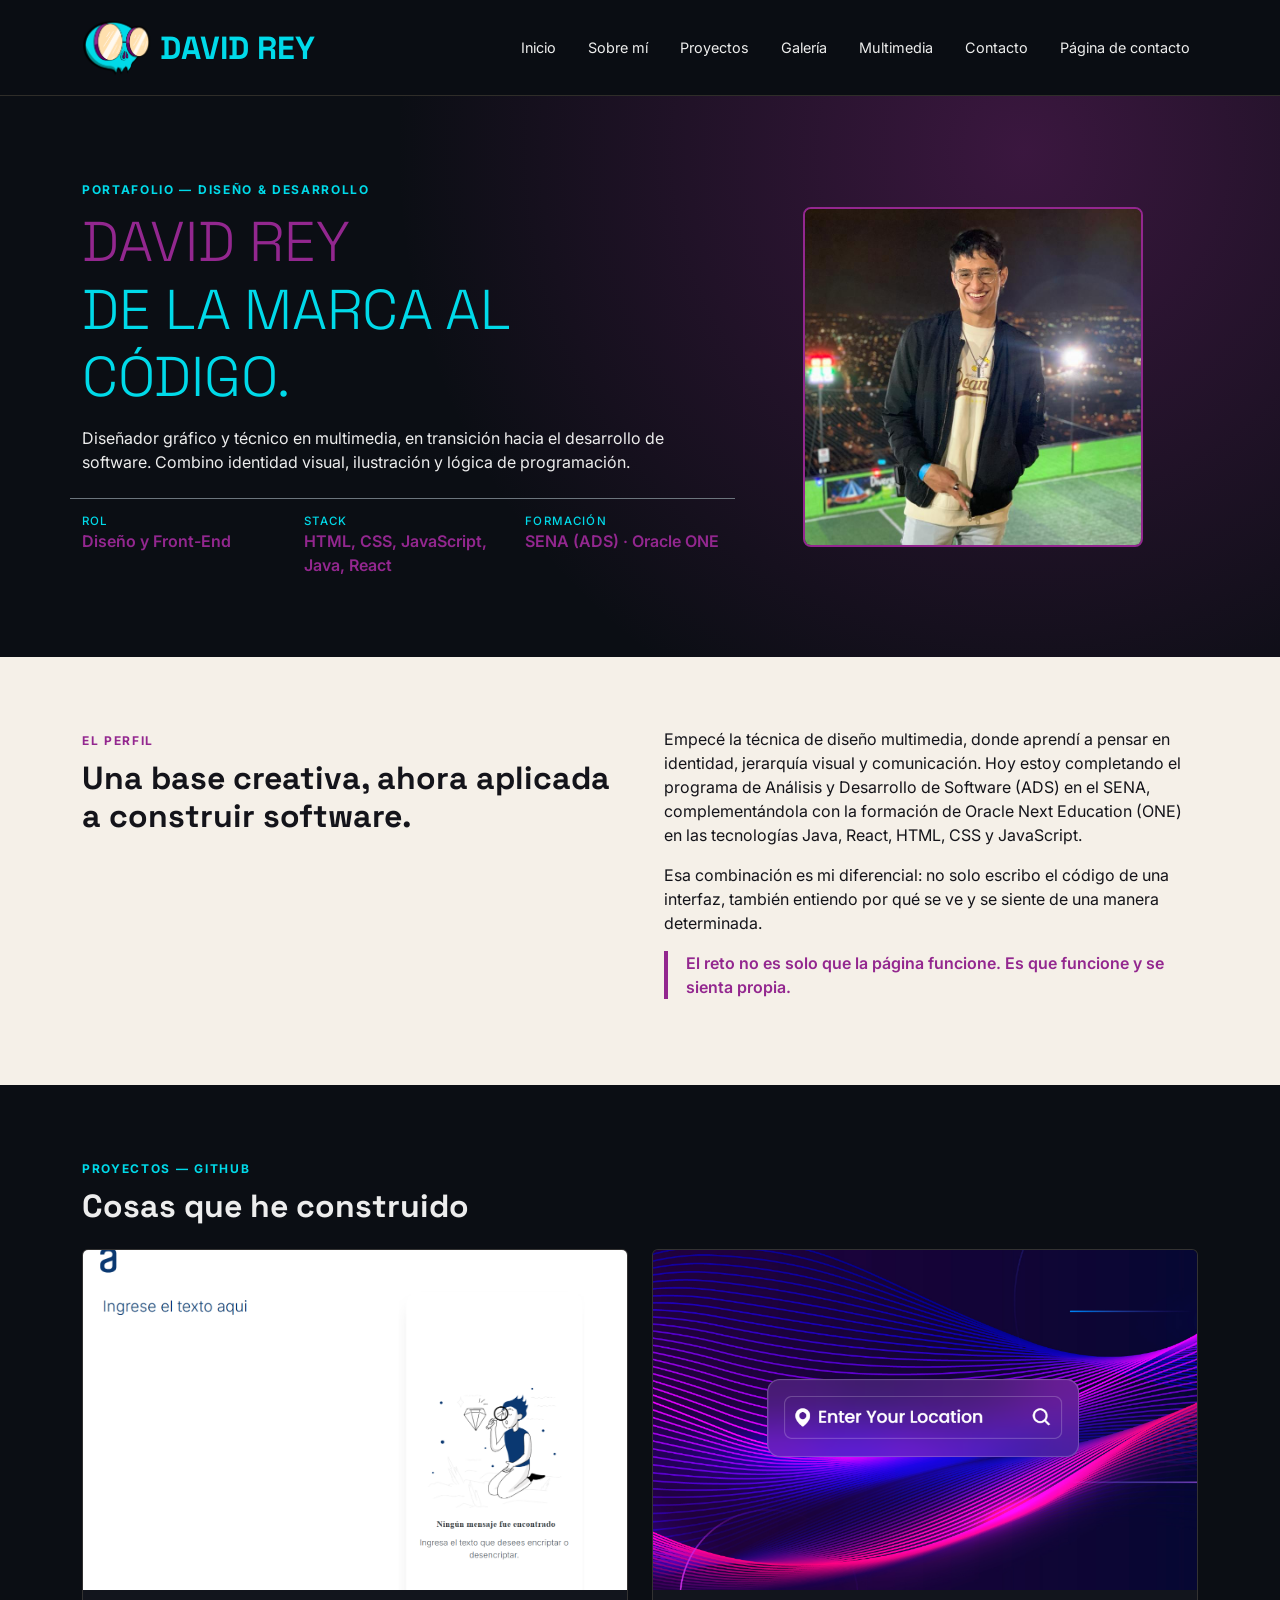
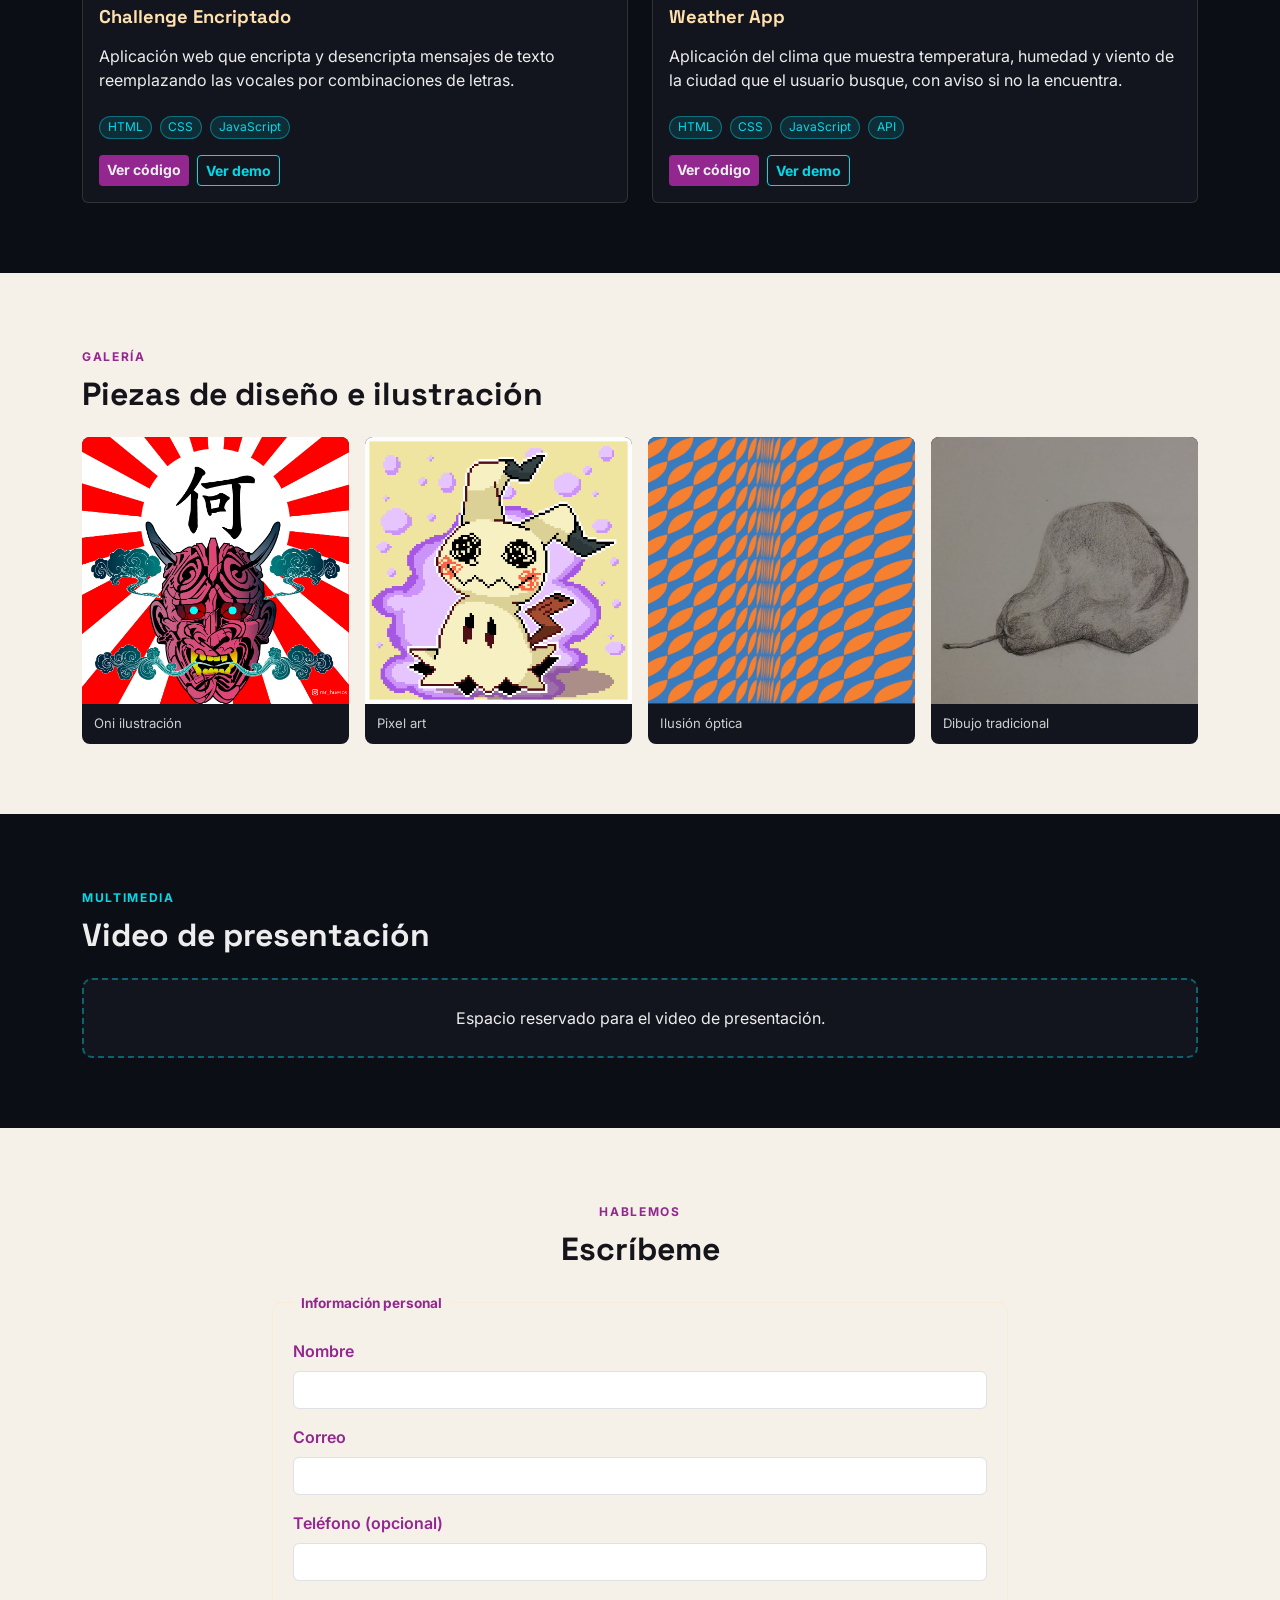
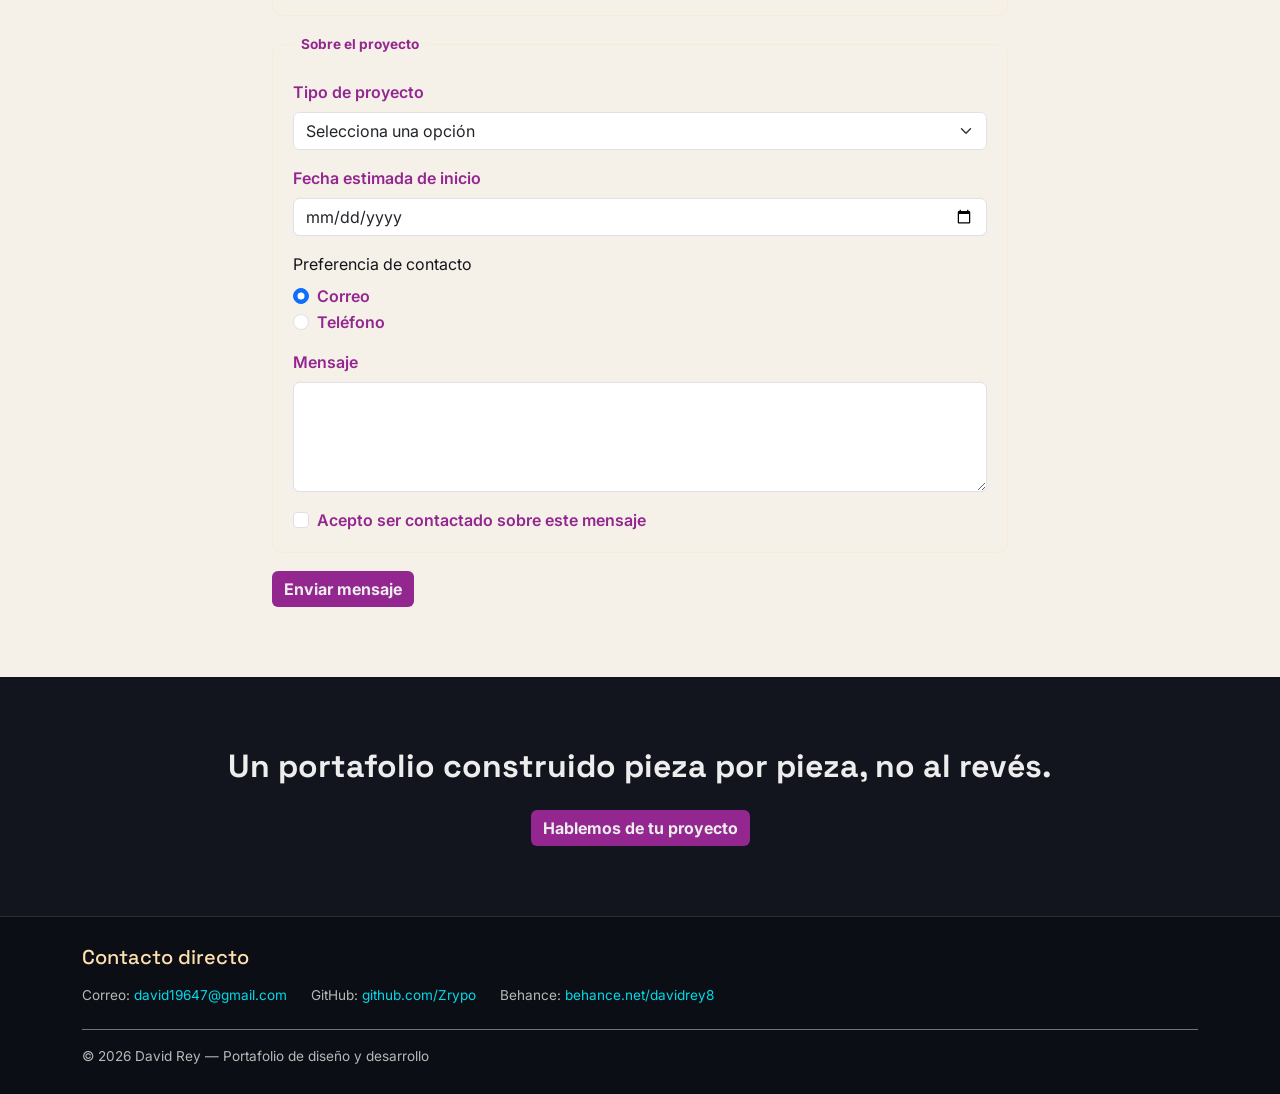
<file: index.html>
<!DOCTYPE html>
<html lang="es">
<head>

    <meta charset="UTF-8">

    <meta
        name="viewport"
        content="width=device-width, initial-scale=1.0"
    >

    <title>David Rey — Portafolio</title>

    <!-- Tipografías de Google (necesitan internet; sin conexión se usa Arial) -->
    <link href="https://fonts.googleapis.com/css2?family=Inter:wght@400;600;700&family=Space+Grotesk:wght@700&display=swap" rel="stylesheet">

    <!-- 1. Bootstrap (guardado en la carpeta css, funciona sin internet) -->
    <link rel="stylesheet" href="css/bootstrap.min.css">
    <!-- 2. Nuestros estilos (van después para poder cambiar los colores de Bootstrap) -->
    <link rel="stylesheet" href="css/estilos.css">
</head>
<body>

    <!-- ===== ENCABEZADO Y NAVEGACIÓN ===== -->
    <header class="encabezado sticky-top">
        <!-- navbar-expand-lg: desde 992px el menú se ve completo; en pantallas más chicas se esconde detrás del botón -->
        <nav class="navbar navbar-expand-lg navegacion" data-bs-theme="dark">
            <div class="container">

                <a class="navbar-brand d-flex align-items-center gap-2 m-0" href="#inicio">
                    <img class="logito" src="imagenes/logo.png" alt="Logo de David Rey">
                    <span class="logo">DAVID<span> REY</span></span>
                </a>

                <!-- Botón de las 3 rayitas: solo aparece en celular y tablet -->
                <button class="boton-menu navbar-toggler" type="button"
                        data-bs-toggle="collapse" data-bs-target="#menu-principal"
                        aria-controls="menu-principal" aria-expanded="false" aria-label="Abrir menú">
                    <span class="navbar-toggler-icon"></span>
                </button>

                <!-- Menú: se despliega al tocar el botón (collapse); en pantalla grande se ve siempre -->
                <div class="collapse navbar-collapse" id="menu-principal">
                    <ul class="navbar-nav ms-auto gap-lg-3">
                        <li class="nav-item"><a class="nav-link enlace" href="#inicio">Inicio</a></li>
                        <li class="nav-item"><a class="nav-link enlace" href="#sobre-mi">Sobre mí</a></li>
                        <li class="nav-item"><a class="nav-link enlace" href="#proyectos">Proyectos</a></li>
                        <li class="nav-item"><a class="nav-link enlace" href="#galeria">Galería</a></li>
                        <li class="nav-item"><a class="nav-link enlace" href="#multimedia">Multimedia</a></li>
                        <li class="nav-item"><a class="nav-link enlace" href="#contacto">Contacto</a></li>
                        <li class="nav-item"><a class="nav-link enlace" href="paginas/contacto.html">Página de contacto</a></li>
                    </ul>
                </div>

            </div>
        </nav>
    </header>

    <main>

        <!-- ===== INICIO ===== -->
        <!-- row = fila | col-md-7 y col-md-5 = 7 y 5 de 12 columnas en pantallas medianas; en celular se apilan -->
        <section class="inicio" id="inicio">
            <div class="container">
                <div class="row align-items-center g-4">
                    <div class="col-md-7">
                        <span class="etiqueta">PORTAFOLIO — DISEÑO &amp; DESARROLLO</span>
                        <h1 class="display-4 mt-2">David Rey<em>De la marca al código.</em></h1>
                        <p class="mt-3">
                            Diseñador gráfico y técnico en multimedia, en transición hacia el desarrollo
                            de software. Combino identidad visual, ilustración y lógica de programación.
                        </p>

                        <div class="row mt-4 pt-3 border-top border-secondary">
                            <div class="col-sm-4">
                                <h4 class="dato-titulo">ROL</h4>
                                <p class="dato-valor">Diseño y Front-End</p>
                            </div>
                            <div class="col-sm-4">
                                <h4 class="dato-titulo">STACK</h4>
                                <p class="dato-valor">HTML, CSS, JavaScript, Java, React</p>
                            </div>
                            <div class="col-sm-4">
                                <h4 class="dato-titulo">FORMACIÓN</h4>
                                <p class="dato-valor">SENA (ADS) · Oracle ONE</p>
                            </div>
                        </div>
                    </div>

                    <div class="col-md-5">
                        <figure class="m-0">
                            <img class="foto-perfil img-fluid" src="imagenes/perfil.jpg" alt="Foto de David Rey">
                        </figure>
                    </div>
                </div>
            </div>
        </section>

        <!-- ===== SOBRE MÍ ===== -->
        <section class="seccion seccion-crema" id="sobre-mi">
            <div class="container">
                <div class="row g-5">
                    <div class="col-md-6">
                        <span class="etiqueta">EL PERFIL</span>
                        <h2 class="mt-2">Una base creativa, ahora aplicada a construir software.</h2>
                    </div>
                    <div class="col-md-6">
                        <p>
                            Empecé la técnica de diseño multimedia, donde aprendí a pensar en identidad,
                            jerarquía visual y comunicación. Hoy estoy completando el programa de Análisis
                            y Desarrollo de Software (ADS) en el SENA, complementándola con la formación de
                            Oracle Next Education (ONE) en las tecnologías Java, React, HTML, CSS y JavaScript.
                        </p>
                        <p>
                            Esa combinación es mi diferencial: no solo escribo el código de una interfaz,
                            también entiendo por qué se ve y se siente de una manera determinada.
                        </p>
                        <p class="cita">
                            El reto no es solo que la página funcione. Es que funcione y se sienta propia.
                        </p>
                    </div>
                </div>
            </div>
        </section>

        <!-- ===== PROYECTOS ===== -->
        <!-- row-cols-md-2 = 2 tarjetas por fila en pantallas medianas | h-100 = misma altura -->
        <section class="seccion" id="proyectos">
            <div class="container">
                <span class="etiqueta">PROYECTOS — GITHUB</span>
                <h2 class="mt-2 mb-4">Cosas que he construido</h2>

                <div class="row row-cols-1 row-cols-md-2 g-4">

                    <div class="col">
                        <article class="tarjeta card h-100">
                            <img class="card-img-top" src="imagenes/proyecto-encriptador.png" alt="Captura de Challenge Encriptado">
                            <div class="card-body d-flex flex-column gap-2">
                                <h3>Challenge Encriptado</h3>
                                <p>
                                    Aplicación web que encripta y desencripta mensajes de texto
                                    reemplazando las vocales por combinaciones de letras.
                                </p>
                                <div class="d-flex flex-wrap gap-2">
                                    <span class="etiqueta-tecnologia badge rounded-pill">HTML</span>
                                    <span class="etiqueta-tecnologia badge rounded-pill">CSS</span>
                                    <span class="etiqueta-tecnologia badge rounded-pill">JavaScript</span>
                                </div>
                                <div class="mt-auto pt-2 d-flex gap-2">
                                    <a class="boton-primario btn btn-sm" href="https://github.com/Zrypo/challenge-encriptado" target="_blank" rel="noopener">Ver código</a>
                                    <a class="boton-secundario btn btn-sm" href="https://zrypo.github.io/challenge-encriptado/" target="_blank" rel="noopener">Ver demo</a>
                                </div>
                            </div>
                        </article>
                    </div>

                    <div class="col">
                        <article class="tarjeta card h-100">
                            <img class="card-img-top" src="imagenes/proyecto-clima.png" alt="Captura de Weather App">
                            <div class="card-body d-flex flex-column gap-2">
                                <h3>Weather App</h3>
                                <p>
                                    Aplicación del clima que muestra temperatura, humedad y viento de
                                    la ciudad que el usuario busque, con aviso si no la encuentra.
                                </p>
                                <div class="d-flex flex-wrap gap-2">
                                    <span class="etiqueta-tecnologia badge rounded-pill">HTML</span>
                                    <span class="etiqueta-tecnologia badge rounded-pill">CSS</span>
                                    <span class="etiqueta-tecnologia badge rounded-pill">JavaScript</span>
                                    <span class="etiqueta-tecnologia badge rounded-pill">API</span>
                                </div>
                                <div class="mt-auto pt-2 d-flex gap-2">
                                    <a class="boton-primario btn btn-sm" href="https://github.com/Zrypo/Whather-app" target="_blank" rel="noopener">Ver código</a>
                                    <a class="boton-secundario btn btn-sm" href="https://zrypo.github.io/Whather-app/" target="_blank" rel="noopener">Ver demo</a>
                                </div>
                            </div>
                        </article>
                    </div>

                    <!-- Para agregar otro proyecto: copia un bloque <div class="col"> completo y cambia los datos -->

                </div>
            </div>
        </section>

        <!-- ===== GALERÍA ===== -->
        <!-- row-cols-2 = 2 imágenes por fila en celular | row-cols-md-4 = 4 por fila en pantallas medianas -->
        <section class="seccion seccion-crema" id="galeria">
            <div class="container">
                <span class="etiqueta">GALERÍA</span>
                <h2 class="mt-2 mb-4">Piezas de diseño e ilustración</h2>

                <!-- Reemplaza las 4 imágenes de /imagenes por tus piezas y edita el figcaption -->
                <div class="row row-cols-2 row-cols-md-4 g-3">
                    <div class="col">
                        <figure class="imagen-contenedor">
                            <img class="imagen img-fluid" src="imagenes/img1.jpg" alt="Pieza de diseño 1">
                            <figcaption>Oni ilustración</figcaption>
                        </figure>
                    </div>
                    <div class="col">
                        <figure class="imagen-contenedor">
                            <img class="imagen img-fluid" src="imagenes/img2.png" alt="Pieza de diseño 2">
                            <figcaption>Pixel art</figcaption>
                        </figure>
                    </div>
                    <div class="col">
                        <figure class="imagen-contenedor">
                            <img class="imagen img-fluid" src="imagenes/img3.png" alt="Pieza de diseño 3">
                            <figcaption>Ilusión óptica</figcaption>
                        </figure>
                    </div>
                    <div class="col">
                        <figure class="imagen-contenedor">
                            <img class="imagen img-fluid" src="imagenes/img4.jpg" alt="Pieza de diseño 4">
                            <figcaption>Dibujo tradicional</figcaption>
                        </figure>
                    </div>
                </div>
            </div>
        </section>

        <!-- ===== MULTIMEDIA ===== -->
        <section class="seccion" id="multimedia">
            <div class="container">
                <span class="etiqueta">MULTIMEDIA</span>
                <h2 class="mt-2 mb-4">Video de presentación</h2>

                <div class="marco-video">
                   <p class="m-0">Espacio reservado para el video de presentación.</p>
                </div>
            </div>
        </section>

        <!-- ===== CONTACTO ===== -->
        <section class="seccion seccion-crema" id="contacto">
            <div class="container">
                <div class="row justify-content-center">

                    <div class="col-md-10 col-lg-8">
                        <div class="text-center">
                            <span class="etiqueta">HABLEMOS</span>
                            <h2 class="mt-2 mb-4">Escríbeme</h2>
                        </div>

                        <!-- Formulario solo con HTML5 (sin JavaScript). form-control, form-label, form-select, form-check = clases de Bootstrap -->
                        <form class="formulario" action="#" method="post">

                            <fieldset>
                                <legend>Información personal</legend>

                                <div class="mb-3">
                                    <label class="form-label" for="nombre">Nombre</label>
                                    <input class="form-control" type="text" id="nombre" name="nombre" minlength="2" maxlength="60" required>
                                </div>

                                <div class="mb-3">
                                    <label class="form-label" for="correo">Correo</label>
                                    <input class="form-control" type="email" id="correo" name="correo" required>
                                </div>

                                <div class="mb-3">
                                    <label class="form-label" for="telefono">Teléfono (opcional)</label>
                                    <input class="form-control" type="tel" id="telefono" name="telefono" pattern="[0-9+ ]{7,15}">
                                </div>
                            </fieldset>

                            <fieldset>
                                <legend>Sobre el proyecto</legend>

                                <div class="mb-3">
                                    <label class="form-label" for="tipo-proyecto">Tipo de proyecto</label>
                                    <select class="form-select" id="tipo-proyecto" name="tipo-proyecto" required>
                                        <option value="">Selecciona una opción</option>
                                        <option value="diseno">Diseño de marca / ilustración</option>
                                        <option value="web">Desarrollo web</option>
                                        <option value="ambos">Diseño y desarrollo</option>
                                    </select>
                                </div>

                                <div class="mb-3">
                                    <label class="form-label" for="fecha-contacto">Fecha estimada de inicio</label>
                                    <input class="form-control" type="date" id="fecha-contacto" name="fecha-contacto">
                                </div>

                                <div class="mb-3">
                                    <span class="form-label d-block">Preferencia de contacto</span>
                                    <div class="form-check">
                                        <input class="form-check-input" type="radio" id="pref-correo" name="preferencia" value="correo" checked>
                                        <label class="form-check-label" for="pref-correo">Correo</label>
                                    </div>
                                    <div class="form-check">
                                        <input class="form-check-input" type="radio" id="pref-telefono" name="preferencia" value="telefono">
                                        <label class="form-check-label" for="pref-telefono">Teléfono</label>
                                    </div>
                                </div>

                                <div class="mb-3">
                                    <label class="form-label" for="mensaje">Mensaje</label>
                                    <textarea class="form-control" id="mensaje" name="mensaje" rows="4" minlength="10" maxlength="500" required></textarea>
                                </div>

                                <div class="form-check">
                                    <input class="form-check-input" type="checkbox" id="aceptacion" name="aceptacion" required>
                                    <label class="form-check-label" for="aceptacion">Acepto ser contactado sobre este mensaje</label>
                                </div>
                            </fieldset>

                            <button class="boton-primario btn" type="submit">Enviar mensaje</button>
                        </form>
                    </div>

                </div>
            </div>
        </section>

        <!-- ===== BANNER DE CIERRE ===== -->
        <section class="banner-cierre">
            <div class="container">
                <h2 class="mb-4">Un portafolio construido pieza por pieza, no al revés.</h2>
                <a class="boton-primario btn" href="#contacto">Hablemos de tu proyecto</a>
            </div>
        </section>

    </main>

    <!-- ===== PIE DE PÁGINA ===== -->
    <footer class="pie">
        <div class="container">
            <h3 class="h5 titulo-pie">Contacto directo</h3>
            <ul class="list-unstyled d-flex flex-wrap gap-2 gap-md-4 mt-3 mb-4">
                <li>Correo: <a href="mailto:david19647@gmail.com">david19647@gmail.com</a></li>
                <li>GitHub: <a href="https://github.com/Zrypo" target="_blank" rel="noopener">github.com/Zrypo</a></li>
                <li>Behance: <a href="https://www.behance.net/davidrey8" target="_blank" rel="noopener">behance.net/davidrey8</a></li>
            </ul>
            <p class="m-0 pt-3 border-top border-secondary">© 2026 David Rey — Portafolio de diseño y desarrollo</p>
        </div>
    </footer>

    <!-- JavaScript de Bootstrap: lo usa SOLO el menú desplegable. El formulario sigue siendo HTML5 puro. -->
    <script src="js/bootstrap.bundle.min.js"></script>
    <script src="js/menu.js"></script>

</body>
</html>
</file>
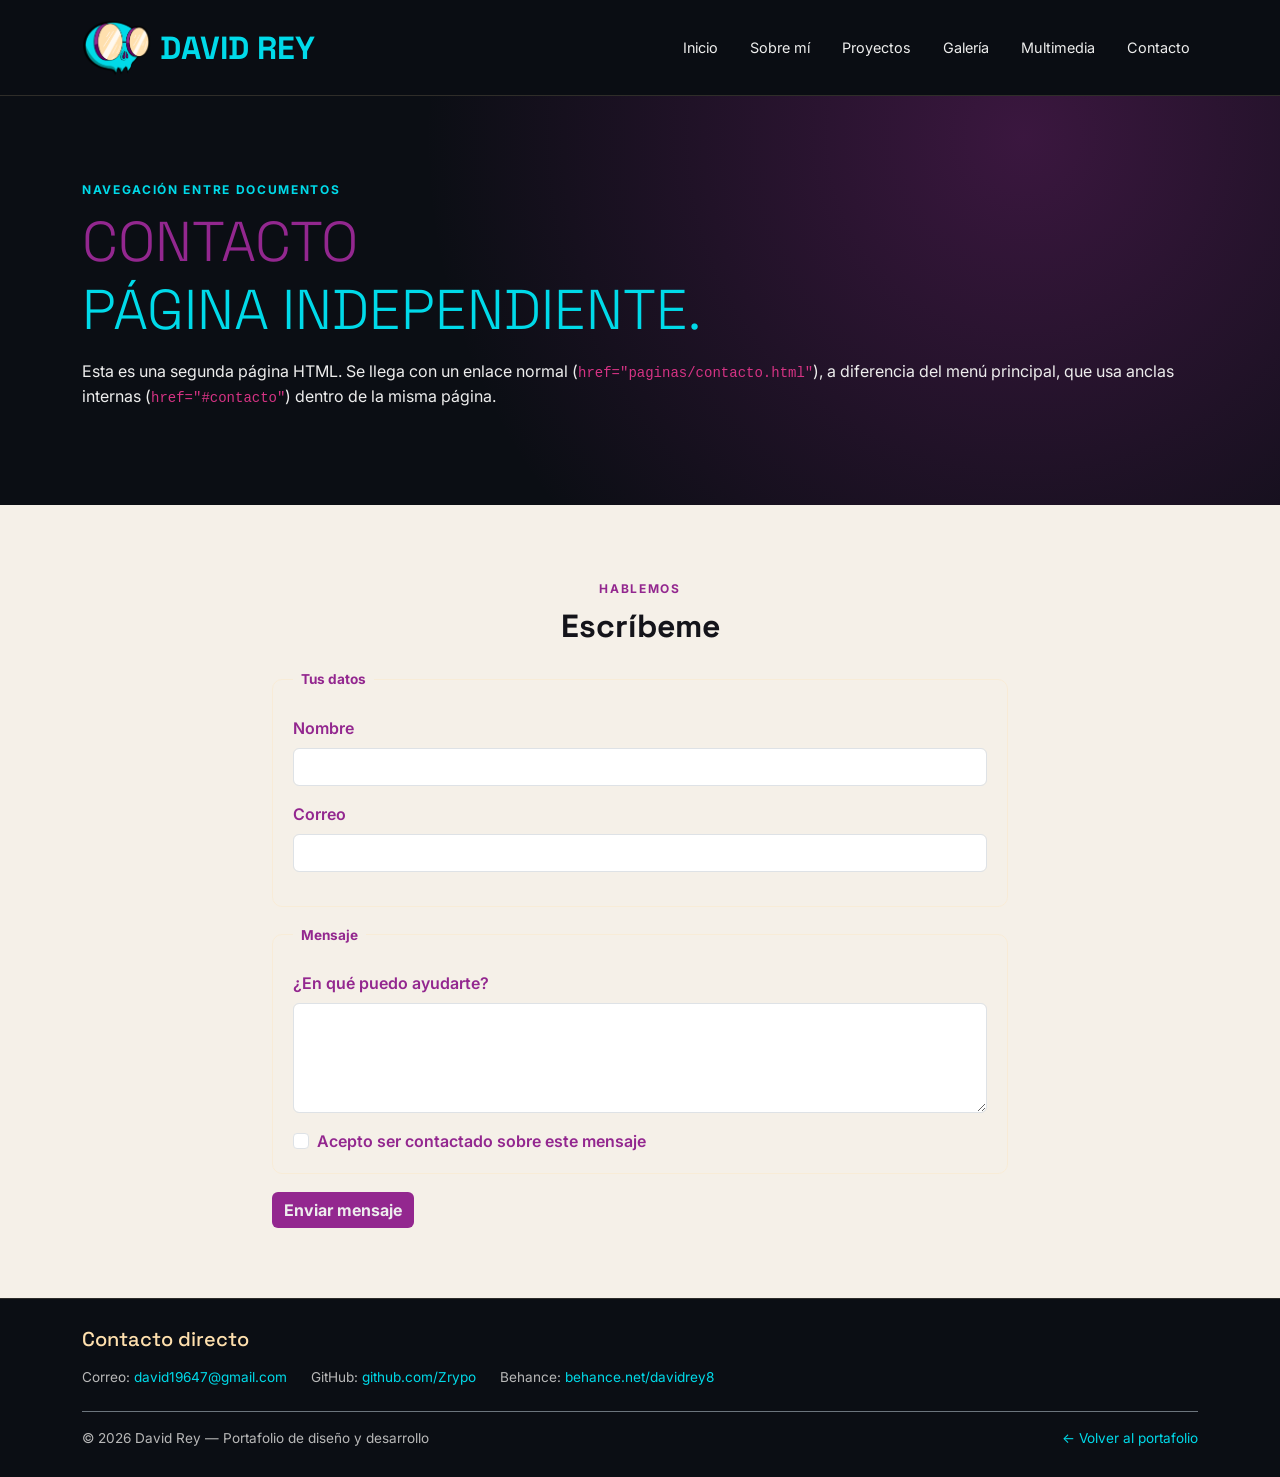
<file: paginas/contacto.html>
<!DOCTYPE html>
<html lang="es">
<head>

    <meta charset="UTF-8">

    <meta
        name="viewport"
        content="width=device-width, initial-scale=1.0"
    >

    <title>Contacto — David Rey</title>

    <link href="https://fonts.googleapis.com/css2?family=Inter:wght@400;600;700&family=Space+Grotesk:wght@700&display=swap" rel="stylesheet">

    <!-- Esta página está dentro de /paginas, por eso las rutas suben un nivel con ../ -->
    <link rel="stylesheet" href="../css/bootstrap.min.css">
    <link rel="stylesheet" href="../css/estilos.css">
</head>
<body>

    <header class="encabezado sticky-top">
        <!-- navbar-expand-lg: desde 992px el menú se ve completo; en pantallas más chicas se esconde detrás del botón -->
        <nav class="navbar navbar-expand-lg navegacion" data-bs-theme="dark">
            <div class="container">

                <a class="navbar-brand d-flex align-items-center gap-2 m-0" href="../index.html#inicio">
                    <img class="logito" src="../imagenes/logo.png" alt="Logo de David Rey">
                    <span class="logo">DAVID<span> REY</span></span>
                </a>

                <!-- Botón de las 3 rayitas: solo aparece en celular y tablet -->
                <button class="boton-menu navbar-toggler" type="button"
                        data-bs-toggle="collapse" data-bs-target="#menu-principal"
                        aria-controls="menu-principal" aria-expanded="false" aria-label="Abrir menú">
                    <span class="navbar-toggler-icon"></span>
                </button>

                <!-- Menú: se despliega al tocar el botón (collapse); en pantalla grande se ve siempre -->
                <div class="collapse navbar-collapse" id="menu-principal">
                    <ul class="navbar-nav ms-auto gap-lg-3">
                        <li class="nav-item"><a class="nav-link enlace" href="../index.html#inicio">Inicio</a></li>
                        <li class="nav-item"><a class="nav-link enlace" href="../index.html#sobre-mi">Sobre mí</a></li>
                        <li class="nav-item"><a class="nav-link enlace" href="../index.html#proyectos">Proyectos</a></li>
                        <li class="nav-item"><a class="nav-link enlace" href="../index.html#galeria">Galería</a></li>
                        <li class="nav-item"><a class="nav-link enlace" href="../index.html#multimedia">Multimedia</a></li>
                        <li class="nav-item"><a class="nav-link enlace" href="contacto.html">Contacto</a></li>
                    </ul>
                </div>

            </div>
        </nav>
    </header>

    <main>

        <section class="inicio" id="inicio-contacto">
            <div class="container">
                <span class="etiqueta">NAVEGACIÓN ENTRE DOCUMENTOS</span>
                <h1 class="display-4 mt-2">Contacto<em>Página independiente.</em></h1>
                <p class="mt-3">
                    Esta es una segunda página HTML. Se llega con un enlace normal
                    (<code>href="paginas/contacto.html"</code>), a diferencia del menú principal,
                    que usa anclas internas (<code>href="#contacto"</code>) dentro de la misma página.
                </p>
            </div>
        </section>

        <section class="seccion seccion-crema" id="contacto">
            <div class="container">
                <div class="row justify-content-center">

                    <div class="col-md-10 col-lg-8">
                        <div class="text-center">
                            <span class="etiqueta">HABLEMOS</span>
                            <h2 class="mt-2 mb-4">Escríbeme</h2>
                        </div>

                        <form class="formulario" action="#" method="post">

                            <fieldset>
                                <legend>Tus datos</legend>

                                <div class="mb-3">
                                    <label class="form-label" for="nombre">Nombre</label>
                                    <input class="form-control" type="text" id="nombre" name="nombre" minlength="2" maxlength="60" required>
                                </div>

                                <div class="mb-3">
                                    <label class="form-label" for="correo">Correo</label>
                                    <input class="form-control" type="email" id="correo" name="correo" required>
                                </div>
                            </fieldset>

                            <fieldset>
                                <legend>Mensaje</legend>

                                <div class="mb-3">
                                    <label class="form-label" for="mensaje">¿En qué puedo ayudarte?</label>
                                    <textarea class="form-control" id="mensaje" name="mensaje" rows="4" minlength="10" maxlength="500" required></textarea>
                                </div>

                                <div class="form-check">
                                    <input class="form-check-input" type="checkbox" id="aceptacion" name="aceptacion" required>
                                    <label class="form-check-label" for="aceptacion">Acepto ser contactado sobre este mensaje</label>
                                </div>
                            </fieldset>

                            <button class="boton-primario btn" type="submit">Enviar mensaje</button>
                        </form>
                    </div>

                </div>
            </div>
        </section>

    </main>

    <footer class="pie">
        <div class="container">
            <h3 class="h5 titulo-pie">Contacto directo</h3>
            <ul class="list-unstyled d-flex flex-wrap gap-2 gap-md-4 mt-3 mb-4">
                <li>Correo: <a href="mailto:david19647@gmail.com">david19647@gmail.com</a></li>
                <li>GitHub: <a href="https://github.com/Zrypo" target="_blank" rel="noopener">github.com/Zrypo</a></li>
                <li>Behance: <a href="https://www.behance.net/davidrey8" target="_blank" rel="noopener">behance.net/davidrey8</a></li>
            </ul>
            <div class="pt-3 border-top border-secondary d-flex flex-wrap justify-content-between gap-2">
                <p class="m-0">© 2026 David Rey — Portafolio de diseño y desarrollo</p>
                <a href="../index.html">← Volver al portafolio</a>
            </div>
        </div>
    </footer>

    <!-- JavaScript de Bootstrap: lo usa SOLO el menú desplegable. El formulario sigue siendo HTML5 puro. -->
    <script src="../js/bootstrap.bundle.min.js"></script>

</body>
</html>
</file>
<file: css/estilos.css>
:root {
  --oscuro: #0b0e14;
  --oscuro-2: #12151d;
  --purpura: #93278f;
  --hueso: #ffe0ae;
  --cian: #00dae9;
  --crema: #f5f0e8;
}

body {
  background: var(--oscuro);
  color: #ededed;
  font-family: "Inter", Arial, sans-serif;
}

h1, h2, h3, .logo {
  font-family: "Space Grotesk", Arial, sans-serif;
  font-weight: 700;
}

/* ----- Encabezado y navegación ----- */
.encabezado {
  background: rgba(11, 14, 20, 0.95);
  border-bottom: 1px solid rgba(255, 224, 174, 0.15);
}
.logo { color: var(--cian); font-size: 2rem; text-decoration: none; }
.logito { width: 70px; }
.logo span { color: var(--cian); }
html { scroll-padding-top: 100px; } /* para que el encabezado fijo no tape los títulos al navegar */
.navegacion { padding: 12px 0; }
.navbar-nav .enlace { color: #ededed; font-size: 0.9rem; }
.navbar-nav .enlace:hover, .navbar-nav .enlace:focus { color: var(--cian); }
.boton-menu { border-color: rgba(255, 224, 174, 0.5); }

/* Celular y tablet (menú desplegable) */
@media (max-width: 991.98px) {
  .navbar-collapse { border-top: 1px solid rgba(255, 224, 174, 0.15); margin-top: 10px; padding-top: 6px; }
}
/* Celulares pequeños: logo y nombre más compactos para que quepa el botón del menú */
@media (max-width: 575.98px) {
  .logo { font-size: 1.4rem; }
  .logito { width: 52px; }
}

/* ----- Secciones ----- */
.seccion { padding: 70px 0; }
.seccion-crema { background: var(--crema); color: #14141a; }
.etiqueta { color: var(--cian); font-size: 0.75rem; letter-spacing: 0.14em; font-weight: 700; }
.seccion-crema .etiqueta { color: var(--purpura); }

.inicio {
  background: radial-gradient(circle at 80% 10%, rgba(147, 39, 143, 0.35), transparent 55%), var(--oscuro);
  padding: 80px 0;
}
.inicio h1 { color: var(--purpura); text-transform: uppercase; }
.inicio h1 em { color: var(--cian); font-style: normal; display: block; }
.dato-titulo { color: var(--cian); font-size: 0.72rem; letter-spacing: 0.1em; margin: 0; }
.dato-valor { color: var(--purpura); font-weight: 600; margin: 0; }
.foto-perfil {  
  border: 2px solid var(--purpura);
  border-radius: 8px;
  display: block;
  margin: 0 auto;            
  width: 100%;
  max-width: 340px;          
  aspect-ratio: 1 / 1;      
  object-fit: cover;    
  object-position: center 15%;  }

.cita { border-left: 4px solid var(--purpura); padding-left: 18px; color: var(--purpura); font-weight: 600; }

/* ----- Tarjetas de proyectos ----- */
.tarjeta { background: var(--oscuro-2); border: 1px solid rgba(255, 224, 174, 0.14); color: #ededed; }
.tarjeta h3 { color: var(--hueso); font-size: 1.15rem; }
.etiqueta-tecnologia {
  background: rgba(0, 218, 233, 0.12);
  color: var(--cian);
  border: 1px solid rgba(0, 218, 233, 0.4);
  font-weight: 400;
}

.tarjeta .card-img-top { aspect-ratio: 16 / 10; object-fit: cover; object-position: center; }

/* ----- Botones ----- */
.boton-primario { background: var(--purpura); color: #ededed; border: none; font-weight: 700; }
.boton-primario:hover { background: #7a1f76; color: #ededed; }
.boton-secundario { background: transparent; color: var(--cian); border: 1px solid var(--cian); font-weight: 700; }
.boton-secundario:hover { background: var(--cian); color: var(--oscuro); }

/* ----- Galería ----- */
.imagen-contenedor { 
  background: var(--oscuro-2); 
  border-radius: 8px; 
  overflow: hidden; 
  margin: 0;
  height: 100%;          
  display: flex;
  flex-direction: column;
 }

 .imagen-contenedor img {
  width: 100%;
  aspect-ratio: 1 / 1;       
  object-fit: cover;
}

.imagen-contenedor figcaption { 
  font-size: 0.82rem;
  color: #cfcfcf;
  padding: 10px 12px;
  margin-top: auto; 
}

/* ----- Multimedia ----- */
.marco-video { background: var(--oscuro-2); border: 2px dashed rgba(0, 218, 233, 0.4); border-radius: 10px; padding: 26px; text-align: center; }

/* ----- Formulario ----- */
.formulario fieldset { border: 1px solid rgba(255, 224, 174, 0.3); border-radius: 10px; padding: 18px 20px; margin-bottom: 18px; }
.formulario label { color: var(--purpura); font-weight: 600; }
.formulario legend { color: var(--purpura); font-size: 0.85rem; font-weight: 700; float: none; width: auto; padding: 0 8px; }

/* ----- Cierre y pie ----- */
.banner-cierre { background: var(--oscuro-2); color: #ededed; text-align: center; padding: 70px 0; }
.banner-cierre .boton-primario { background: var(--purpura); color: #ededed; }
.pie { background: var(--oscuro); border-top: 1px solid rgba(255, 224, 174, 0.14); padding: 28px 0; font-size: 0.85rem; color: #b8b8b8; }
.titulo-pie { color: var(--hueso); }
.pie a { color: var(--cian); text-decoration: none; }
</file>
